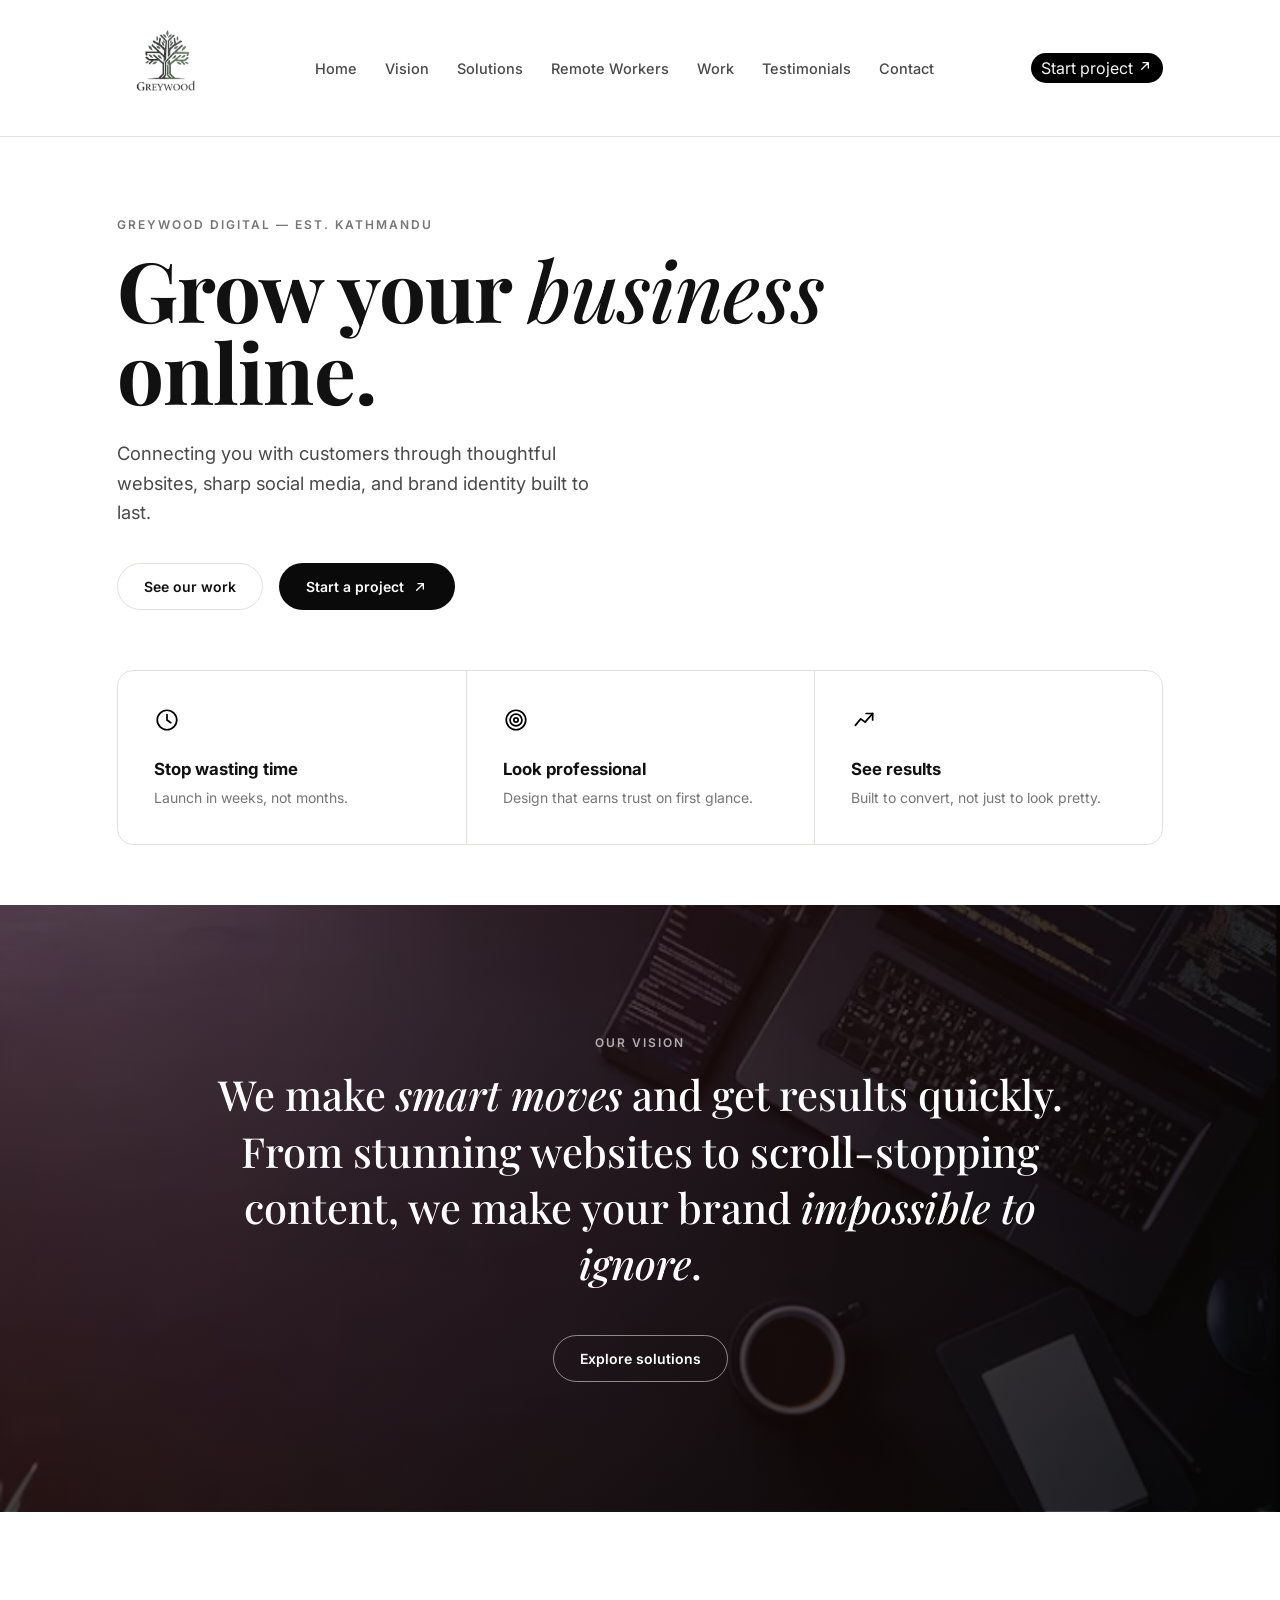
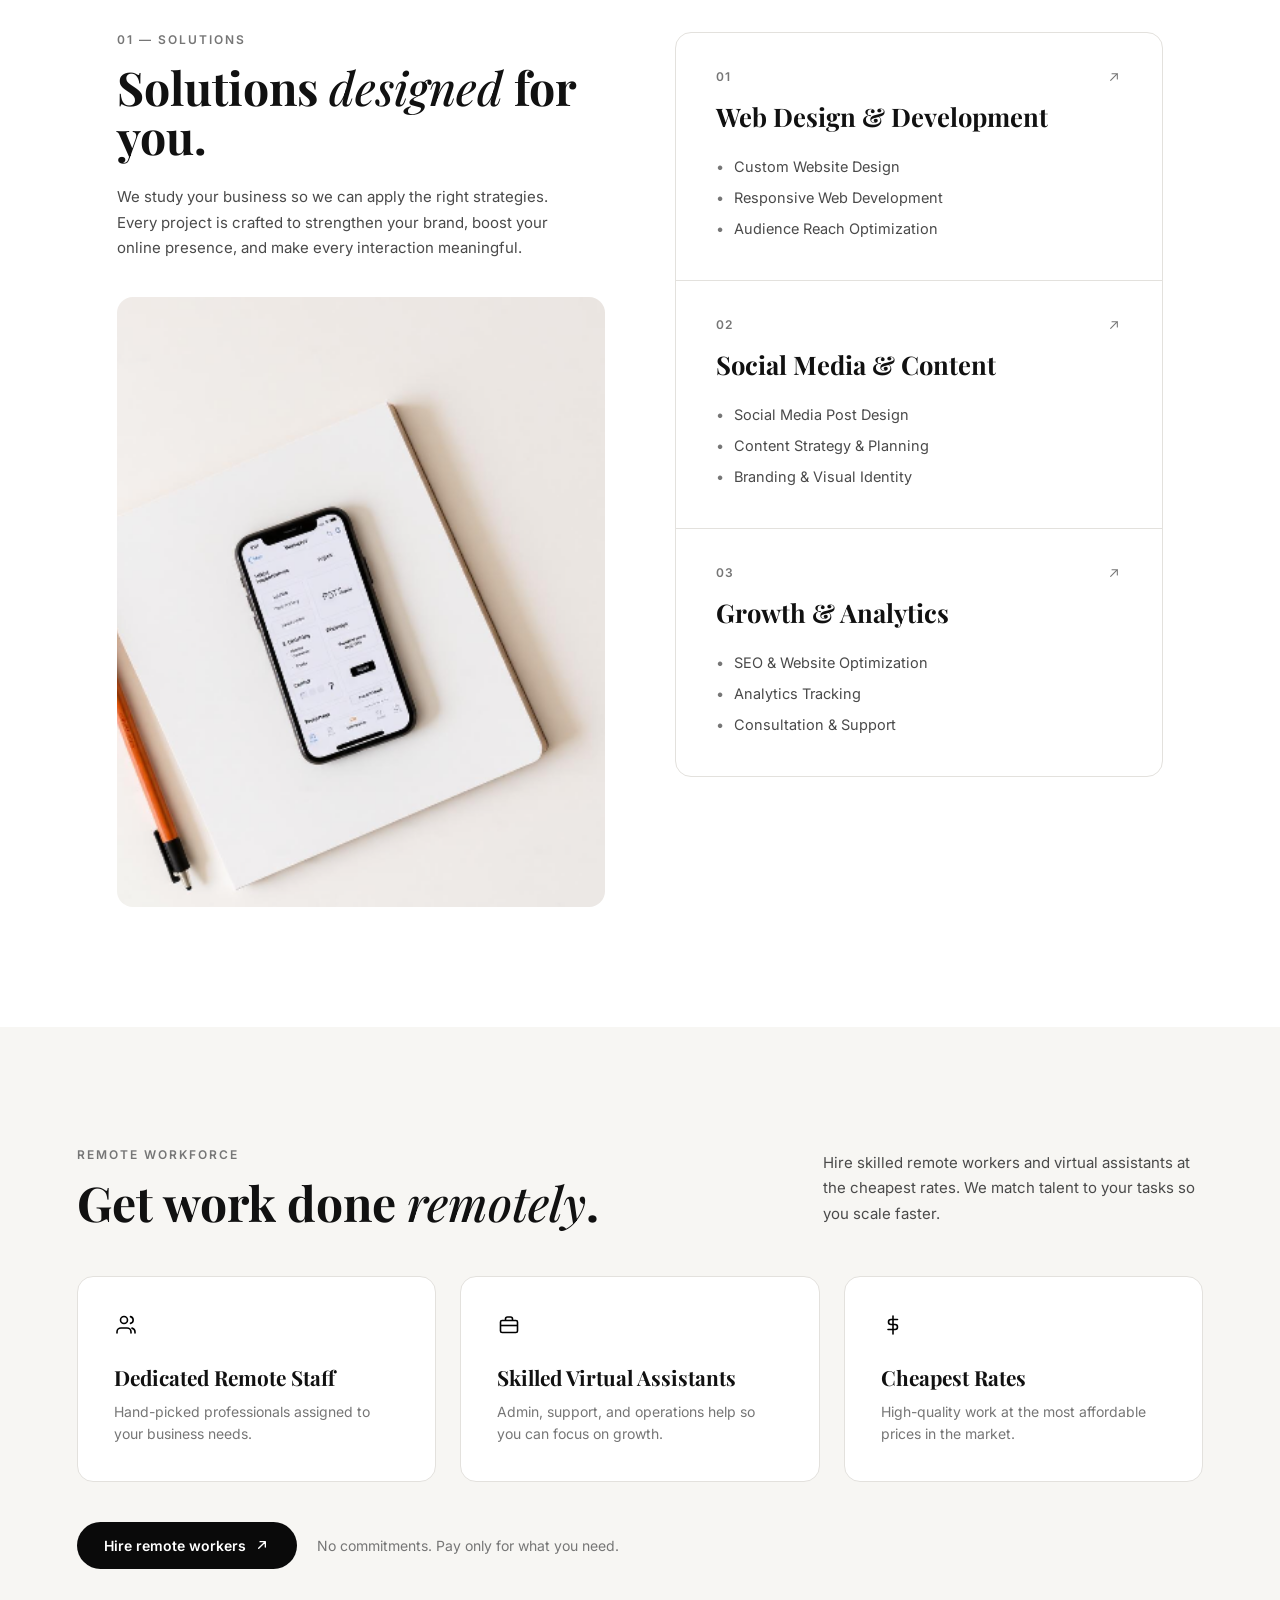
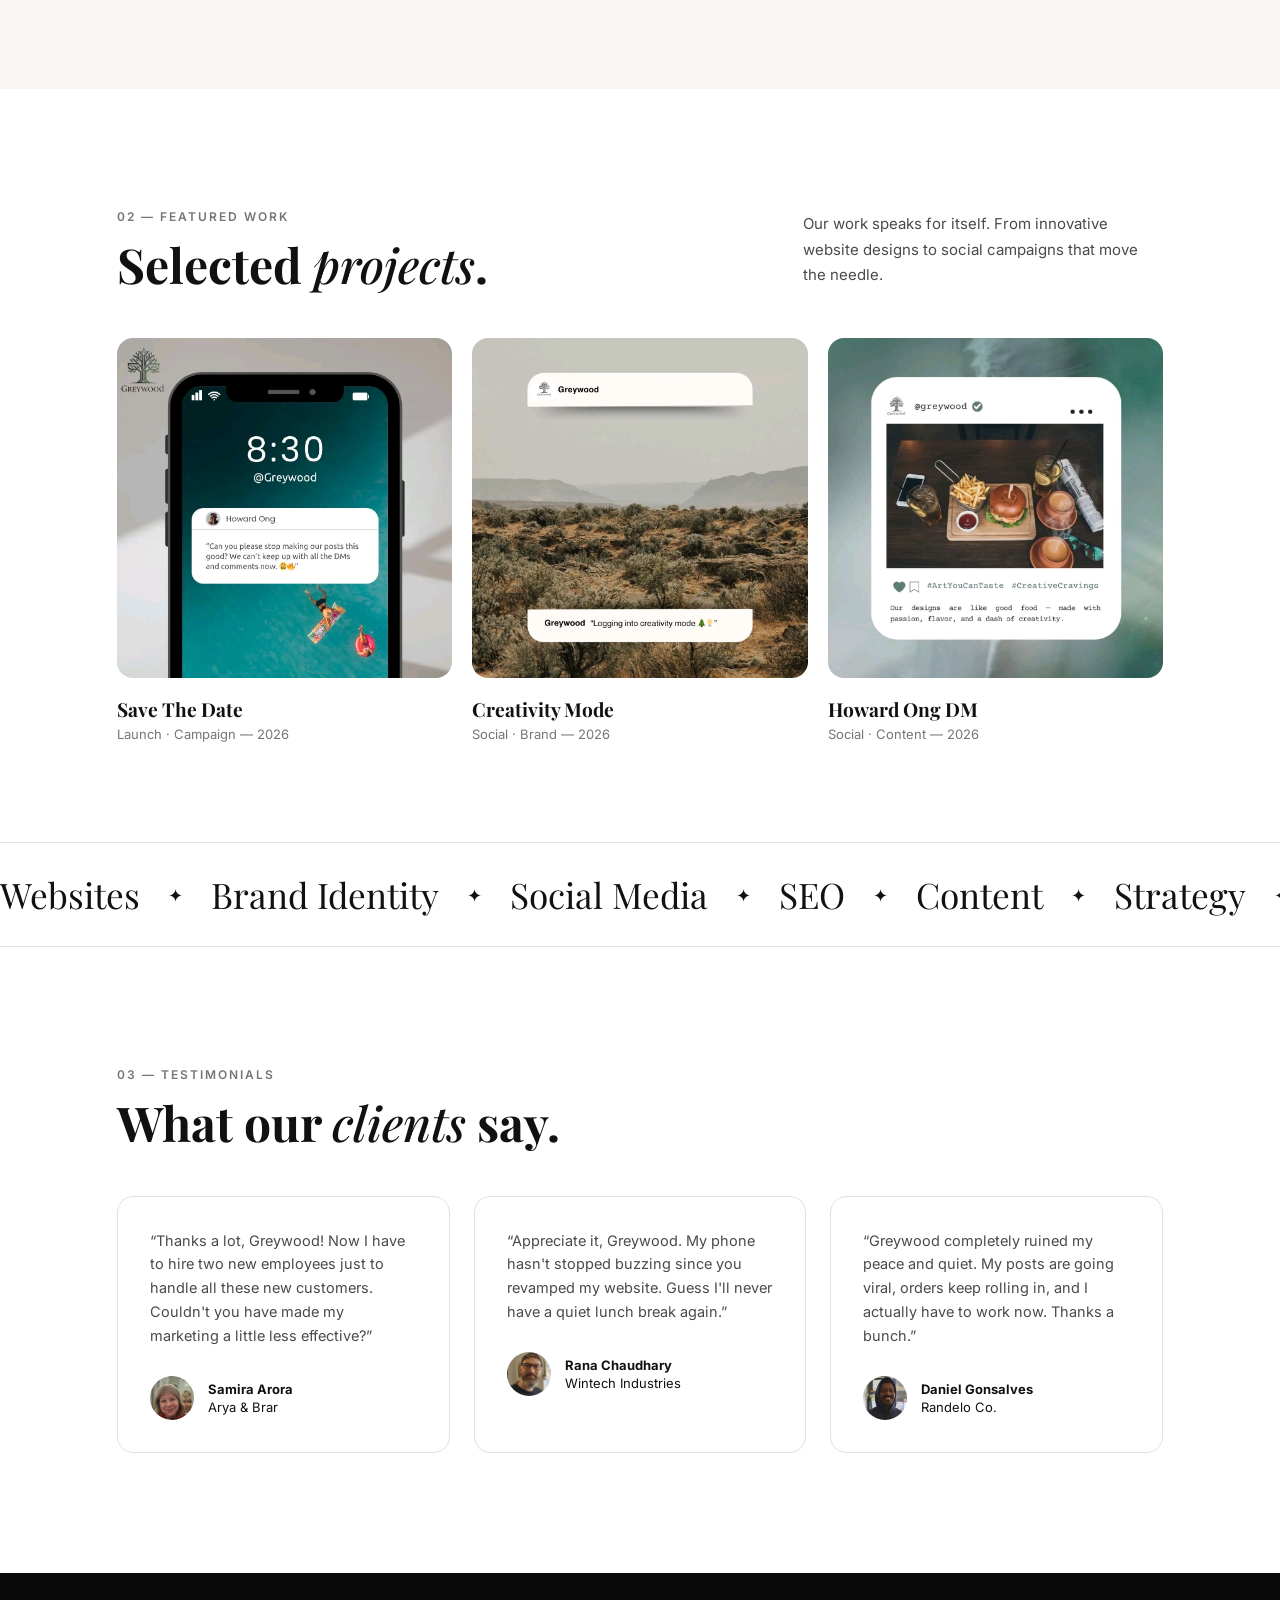
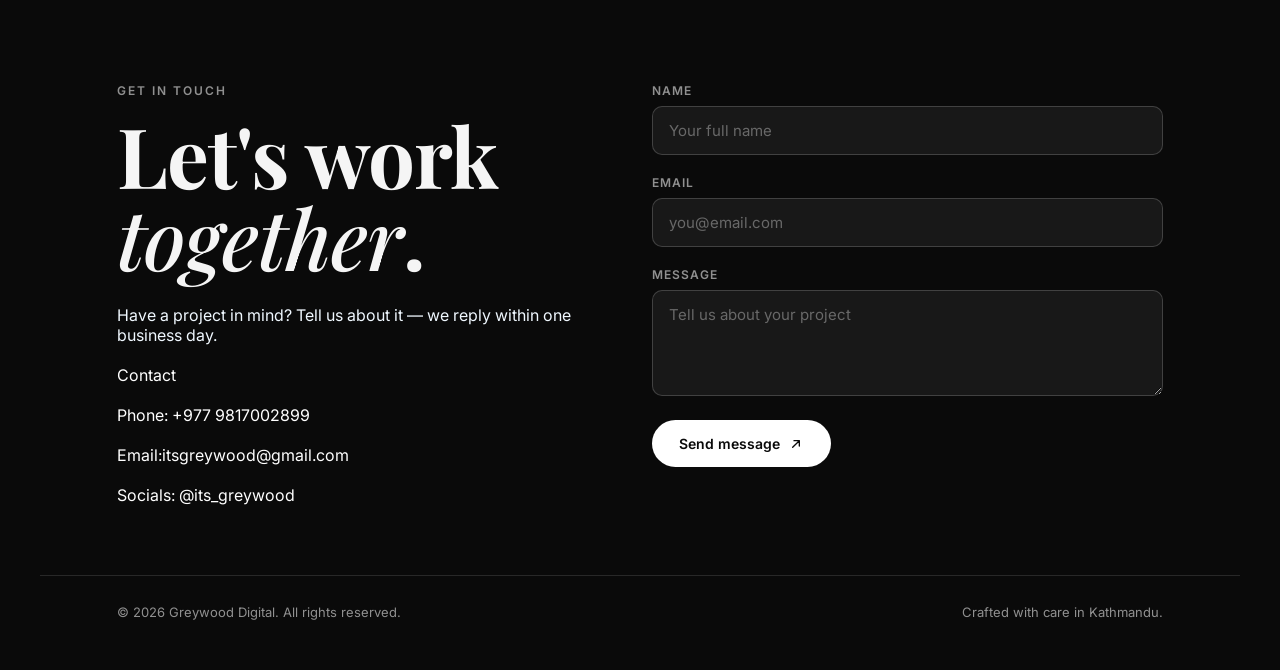
<file: index.html>
<!DOCTYPE html>
<html lang="en">
<head>
    <meta charset="UTF-8">
    <meta name="viewport" content="width=device-width, initial-scale=1.0">
    <title>Grow Your Business Online | Greywood</title>
    <meta name="description" content="Greywood is a digital studio crafting websites, social media, and brand identity that helps your business get noticed and grow.">
    <link rel="preconnect" href="https://fonts.googleapis.com">
    <link rel="preconnect" href="https://fonts.gstatic.com" crossorigin>
    <link href="https://fonts.googleapis.com/css2?family=Inter:wght@400;500;600;800&family=Playfair+Display:ital,wght@0,500;0,700;0,800;1,500;1,600&display=swap" rel="stylesheet">
    <link rel="stylesheet" href="index.css">
</head>
<body>

    <header class="site-header">
        <nav class="main-nav">
            <a href="#home" class="logo-area">
                <img src="images/logomain.jpeg" alt="Greywood logo">
                
            </a>

            <button class="nav-toggle" id="nav-toggle" aria-label="Toggle menu" aria-expanded="false">
                <span></span>
                <span></span>
                <span></span>
            </button>

            <div class="nav-links" id="nav-links">
                <a href="#home">Home</a>
                <a href="#vision">Vision</a>
                <a href="#solutions">Solutions</a>
                <a href="#remote">Remote Workers</a>
                <a href="#work">Work</a>
                <a href="#testimony">Testimonials</a>
                <a href="#last">Contact</a>
            </div>

            <a href="#last" class="btn0">
                Start project
                <svg class="icon-arrow" viewBox="0 0 24 24" fill="none"><path d="M7 17L17 7M17 7H9M17 7V15" stroke="currentColor" stroke-width="2" stroke-linecap="round" stroke-linejoin="round"/></svg>
            </a>
        </nav>
    </header>

    <main>

        <!-- Hero -->
        <section id="home" class="hero-page">
            <div class="hero-inner">
                <p class="eyebrow">Greywood Digital — Est. Kathmandu</p>
                <h1>Grow your <em>business</em><br>online.</h1>
                <p class="hero-sub">Connecting you with customers through thoughtful websites, sharp social media, and brand identity built to last.</p>

                <div class="hero-actions">
                    <a href="#work" class="btn btn-outline">See our work</a>
                    <a href="#contact" class="btn btn-dark">
                        Start a project
                        <svg class="icon-arrow" viewBox="0 0 24 24" fill="none"><path d="M7 17L17 7M17 7H9M17 7V15" stroke="currentColor" stroke-width="2" stroke-linecap="round" stroke-linejoin="round"/></svg>
                    </a>
                </div>
            </div>

            <div class="feature-container">
                <div class="feature-box">
                    <svg class="feature-icon" viewBox="0 0 24 24" fill="none"><circle cx="12" cy="12" r="9" stroke="black" stroke-width="1.6"/><path d="M12 7V12L15.5 14.5" stroke="black" stroke-width="1.6" stroke-linecap="round"/></svg>
                    <h3>Stop wasting time</h3>
                    <p>Launch in weeks, not months.</p>
                </div>
                <div class="feature-box">
                    <svg class="feature-icon" viewBox="0 0 24 24" fill="none"><circle cx="12" cy="12" r="9" stroke="black" stroke-width="1.6"/><circle cx="12" cy="12" r="5.5" stroke="black" stroke-width="1.6"/><circle cx="12" cy="12" r="2" stroke="black" stroke-width="1.6"/></svg>
                    <h3>Look professional</h3>
                    <p>Design that earns trust on first glance.</p>
                </div>
                <div class="feature-box">
                    <svg class="feature-icon" viewBox="0 0 24 24" fill="none"><path d="M4 17L9 11L13 14L20 6" stroke="black" stroke-width="1.6" stroke-linecap="round" stroke-linejoin="round"/><path d="M14 6H20V12" stroke="black" stroke-width="1.6" stroke-linecap="round" stroke-linejoin="round"/></svg>
                    <h3>See results</h3>
                    <p>Built to convert, not just to look pretty.</p>
                </div>
            </div>
        </section>

        <!-- Vision -->
        <section id="vision" class="vision-section">
            <div class="vision-overlay"></div>
            <div class="vision-content">
                <p class="eyebrow eyebrow-light">Our vision</p>
                <h2>We make <em>smart moves</em> and get results quickly. From stunning websites to scroll-stopping content, we make your brand <em>impossible to ignore</em>.</h2>
                <a href="#solutions" class="btn btn-outline-light">Explore solutions</a>
            </div>
        </section>

        <!-- Solutions -->
        <section id="solutions" class="solutions-section">
            <div class="sol-top">
                <div class="sol-text">
                    <p class="eyebrow">01 — Solutions</p>
                    <h2>Solutions <em>designed</em> for you.</h2>
                    <p class="desc">We study your business so we can apply the right strategies. Every project is crafted to strengthen your brand, boost your online presence, and make every interaction meaningful.</p>
                    <div class="sol-img">
                        <img src="images/soln1.png" alt="Workspace with phone and notebook">
                    </div>
                </div>

                <div class="sol-list">
                    <div class="sol-item">
                        <div class="sol-item-head">
                            <span class="sol-num">01</span>
                            <svg class="icon-arrow-up" viewBox="0 0 24 24" fill="none"><path d="M7 17L17 7M17 7H9M17 7V15" stroke="currentColor" stroke-width="1.6" stroke-linecap="round" stroke-linejoin="round"/></svg>
                        </div>
                        <h3>Web Design &amp; Development</h3>
                        <ul>
                            <li>Custom Website Design</li>
                            <li>Responsive Web Development</li>
                            <li>Audience Reach Optimization</li>
                        </ul>
                    </div>

                    <div class="sol-item">
                        <div class="sol-item-head">
                            <span class="sol-num">02</span>
                            <svg class="icon-arrow-up" viewBox="0 0 24 24" fill="none"><path d="M7 17L17 7M17 7H9M17 7V15" stroke="currentColor" stroke-width="1.6" stroke-linecap="round" stroke-linejoin="round"/></svg>
                        </div>
                        <h3>Social Media &amp; Content</h3>
                        <ul>
                            <li>Social Media Post Design</li>
                            <li>Content Strategy &amp; Planning</li>
                            <li>Branding &amp; Visual Identity</li>
                        </ul>
                    </div>

                    <div class="sol-item">
                        <div class="sol-item-head">
                            <span class="sol-num">03</span>
                            <svg class="icon-arrow-up" viewBox="0 0 24 24" fill="none"><path d="M7 17L17 7M17 7H9M17 7V15" stroke="currentColor" stroke-width="1.6" stroke-linecap="round" stroke-linejoin="round"/></svg>
                        </div>
                        <h3>Growth &amp; Analytics</h3>
                        <ul>
                            <li>SEO &amp; Website Optimization</li>
                            <li>Analytics Tracking</li>
                            <li>Consultation &amp; Support</li>
                        </ul>
                    </div>
                </div>
            </div>
        </section>

        <!-- Remote Workers -->
        <section id="remote" class="remote-section">
            <div class="remote-top">
                <div>
                    <p class="eyebrow">Remote Workforce</p>
                    <h2>Get work done <em>remotely</em>.</h2>
                </div>
                <p class="remote-sub">Hire skilled remote workers and virtual assistants at the cheapest rates. We match talent to your tasks so you scale faster.</p>
            </div>

            <div class="remote-grid">
                <div class="remote-card">
                    <svg class="feature-icon" viewBox="0 0 24 24" fill="none"><path d="M17 20v-1a4 4 0 0 0-4-4H7a4 4 0 0 0-4 4v1" stroke="black" stroke-width="1.6" stroke-linecap="round" stroke-linejoin="round"/><circle cx="10" cy="7" r="3.5" stroke="black" stroke-width="1.6"/><path d="M21 20v-1a4 4 0 0 0-3-3.87" stroke="black" stroke-width="1.6" stroke-linecap="round"/><path d="M16.5 3.6a3.5 3.5 0 0 1 0 6.8" stroke="black" stroke-width="1.6" stroke-linecap="round"/></svg>
                    <h3>Dedicated Remote Staff</h3>
                    <p>Hand-picked professionals assigned to your business needs.</p>
                </div>
                <div class="remote-card">
                    <svg class="feature-icon" viewBox="0 0 24 24" fill="none"><rect x="3.5" y="7.5" width="17" height="12" rx="1.6" stroke="black" stroke-width="1.6"/><path d="M8.5 7.5V6a2 2 0 0 1 2-2h3a2 2 0 0 1 2 2v1.5" stroke="black" stroke-width="1.6"/><path d="M3.5 12.5H20.5" stroke="black" stroke-width="1.6"/></svg>
                    <h3>Skilled Virtual Assistants</h3>
                    <p>Admin, support, and operations help so you can focus on growth.</p>
                </div>
                <div class="remote-card">
                    <svg class="feature-icon" viewBox="0 0 24 24" fill="none"><path d="M12 3V21" stroke="black" stroke-width="1.6" stroke-linecap="round"/><path d="M16.5 6.5H10a2.5 2.5 0 0 0 0 5H14a2.5 2.5 0 0 1 0 5H7" stroke="black" stroke-width="1.6" stroke-linecap="round" stroke-linejoin="round"/></svg>
                    <h3>Cheapest Rates</h3>
                    <p>High-quality work at the most affordable prices in the market.</p>
                </div>
            </div>

            <div class="remote-cta">
                <a href="#last" class="btn btn-dark">
                    Hire remote workers
                    <svg class="icon-arrow" viewBox="0 0 24 24" fill="none"><path d="M7 17L17 7M17 7H9M17 7V15" stroke="currentColor" stroke-width="2" stroke-linecap="round" stroke-linejoin="round"/></svg>
                </a>
                <span>No commitments. Pay only for what you need.</span>
            </div>
        </section>

        <!-- Featured Work -->
        <section id="work" class="featured-work">
            <div class="work-top">
                <div>
                    <p class="eyebrow">02 — Featured Work</p>
                    <h2>Selected <em>projects</em>.</h2>
                </div>
                <p class="work-sub">Our work speaks for itself. From innovative website designs to social campaigns that move the needle.</p>
            </div>

            <div class="work-grid">
                <figure class="work-card">
                    <img src="images/feature1.jpeg" alt="Save The Date campaign artwork">
                    <figcaption>
                        <h3>Save The Date</h3>
                        <p>Launch · Campaign — 2026</p>
                    </figcaption>
                </figure>
                <figure class="work-card">
                    <img src="images/feature2.jpeg" alt="Creativity Mode social post">
                    <figcaption>
                        <h3>Creativity Mode</h3>
                        <p>Social · Brand — 2026</p>
                    </figcaption>
                </figure>
                <figure class="work-card">
                    <img src="images/feature3.jpeg" alt="Howard Ong DM mockup">
                    <figcaption>
                        <h3>Howard Ong DM</h3>
                        <p>Social · Content — 2026</p>
                    </figcaption>
                </figure>
            </div>
        </section>

        <!-- Marquee strip -->
        <div class="marquee">
            <div class="marquee-track">
                <span>Websites</span><span class="diamond">✦</span>
                <span>Brand Identity</span><span class="diamond">✦</span>
                <span>Social Media</span><span class="diamond">✦</span>
                <span>SEO</span><span class="diamond">✦</span>
                <span>Content</span><span class="diamond">✦</span>
                <span>Strategy</span><span class="diamond">✦</span>
                <span>Websites</span><span class="diamond">✦</span>
                <span>Brand Identity</span><span class="diamond">✦</span>
                <span>Social Media</span><span class="diamond">✦</span>
                <span>SEO</span><span class="diamond">✦</span>
                <span>Content</span><span class="diamond">✦</span>
                <span>Strategy</span><span class="diamond">✦</span>
            </div>
        </div>

        <!-- Testimonials -->
        <section id="testimony" class="testimonials">
            <p class="eyebrow">03 — Testimonials</p>
            <h2>What our <em>clients</em> say.</h2>

            <div class="testimonial-grid">
                <div class="test-card">
                    <p>&ldquo;Thanks a lot, Greywood! Now I have to hire two new employees just to handle all these new customers. Couldn't you have made my marketing a little less effective?&rdquo;</p>
                    <div class="client">
                        <img src="images/female.png" alt="">
                        <span><strong>Samira Arora</strong><br>Arya &amp; Brar</span>
                    </div>
                </div>
                <div class="test-card">
                    <p>&ldquo;Appreciate it, Greywood. My phone hasn't stopped buzzing since you revamped my website. Guess I'll never have a quiet lunch break again.&rdquo;</p>
                    <div class="client">
                        <img src="images/male1.png" alt="">
                        <span><strong>Rana Chaudhary</strong><br>Wintech Industries</span>
                    </div>
                </div>
                <div class="test-card">
                    <p>&ldquo;Greywood completely ruined my peace and quiet. My posts are going viral, orders keep rolling in, and I actually have to work now. Thanks a bunch.&rdquo;</p>
                    <div class="client">
                        <img src="images/male2.png" alt="">
                        <span><strong>Daniel Gonsalves</strong><br>Randelo Co.</span>
                    </div>
                </div>
            </div>
        </section>

      

    <footer id="last" class="site-footer">
        <div class="footer-form-wrap" id="footer-form">
            <div class="footer-form-text">
                <p class="eyebrow">Get in touch</p>
                <h1 style="color: whitesmoke;">Let's work <em>together</em>.</h1>
                <p style="color: aliceblue;">Have a project in mind? Tell us about it — we reply within one business day.</p>
               <br>

                <div>
                    <p class="contact-div">Contact</p> <br>
                    <p>
                       Phone: <a href="tel:+9779817002899" style="text-decoration: none;">+977 9817002899</a><br> <br>
                        Email:<a href="mailto:itsgreywood@gmail.com" style="text-decoration: none;">itsgreywood@gmail.com</a><br> <br>
                       Socials: <a href="https://instagram.com/its_greywood"  style="text-decoration: none;">@its_greywood</a>
                    </p>
                </div>
            </div>

            <form id="contact-form" class="contact-form" novalidate>
                <div class="form-row">
                    <label for="cf-name">Name</label>
                    <input type="text" id="cf-name" name="name" placeholder="Your full name" required>
                </div>
                <div class="form-row">
                    <label for="cf-email">Email</label>
                    <input type="email" id="cf-email" name="email" placeholder="you@email.com" required>
                </div>
                <div class="form-row">
                    <label for="cf-message">Message</label>
                    <textarea id="cf-message" name="message" rows="4" placeholder="Tell us about your project" required></textarea>
                </div>

                <button type="submit" class="btn btn-dark form-submit">
                    <span class="btn-label">Send message</span>
                    <svg class="icon-arrow" viewBox="0 0 24 24" fill="none"><path d="M7 17L17 7M17 7H9M17 7V15" stroke="currentColor" stroke-width="2" stroke-linecap="round" stroke-linejoin="round"/></svg>
                </button>

                <p class="form-status" id="form-status" role="status" aria-live="polite"></p>
            </form>
        </div>

        <div class="footer-bottom">
            <p>&copy; 2026 Greywood Digital. All rights reserved.</p>
            <p>Crafted with care in Kathmandu.</p>
        </div>
    </footer>

    <script>
        const SHEET_ENDPOINT = "https://script.google.com/macros/s/AKfycbw_6hyQ0wFDA-XqIcUAt8qLm1revnFCl-D6GJLFXnECMI5q4UCFyTrwHzaujKWPWGPMYQ/exec";

        const form = document.getElementById('contact-form');
        const status = document.getElementById('form-status');

        form.addEventListener('submit', async (e) => {
            e.preventDefault();
            status.textContent = '';
            status.className = 'form-status';

            const submitBtn = form.querySelector('.form-submit');
            const label = submitBtn.querySelector('.btn-label');
            const originalLabel = label.textContent;

            const data = {
                name: form.name.value.trim(),
                email: form.email.value.trim(),
                message: form.message.value.trim()
            };

            if (!data.name || !data.email || !data.message) {
                status.textContent = 'Please fill in every field.';
                status.classList.add('form-status-error');
                return;
            }

            submitBtn.disabled = true;
            label.textContent = 'Sending…';

            try {
                await fetch(SHEET_ENDPOINT, {
                    method: 'POST',
                    mode: 'no-cors',
                    headers: { 'Content-Type': 'text/plain;charset=utf-8' },
                    body: JSON.stringify(data)
                });

                status.textContent = "Thanks — we've got your message and will reply soon.";
                status.classList.add('form-status-success');
                form.reset();
            } catch (err) {
                status.textContent = 'Something went wrong. Please email us directly at itsgreywood@gmail.com.';
                status.classList.add('form-status-error');
            } finally {
                submitBtn.disabled = false;
                label.textContent = originalLabel;
            }
        });

        const navToggle = document.getElementById('nav-toggle');
        const navLinks = document.getElementById('nav-links');

        navToggle.addEventListener('click', () => {
            const isOpen = navLinks.classList.toggle('nav-links-open');
            navToggle.classList.toggle('nav-toggle-open', isOpen);
            navToggle.setAttribute('aria-expanded', isOpen ? 'true' : 'false');
        });

        navLinks.querySelectorAll('a').forEach(link => {
            link.addEventListener('click', () => {
                navLinks.classList.remove('nav-links-open');
                navToggle.classList.remove('nav-toggle-open');
                navToggle.setAttribute('aria-expanded', 'false');
            });
        });
    </script>

</body>
</html>
</file>
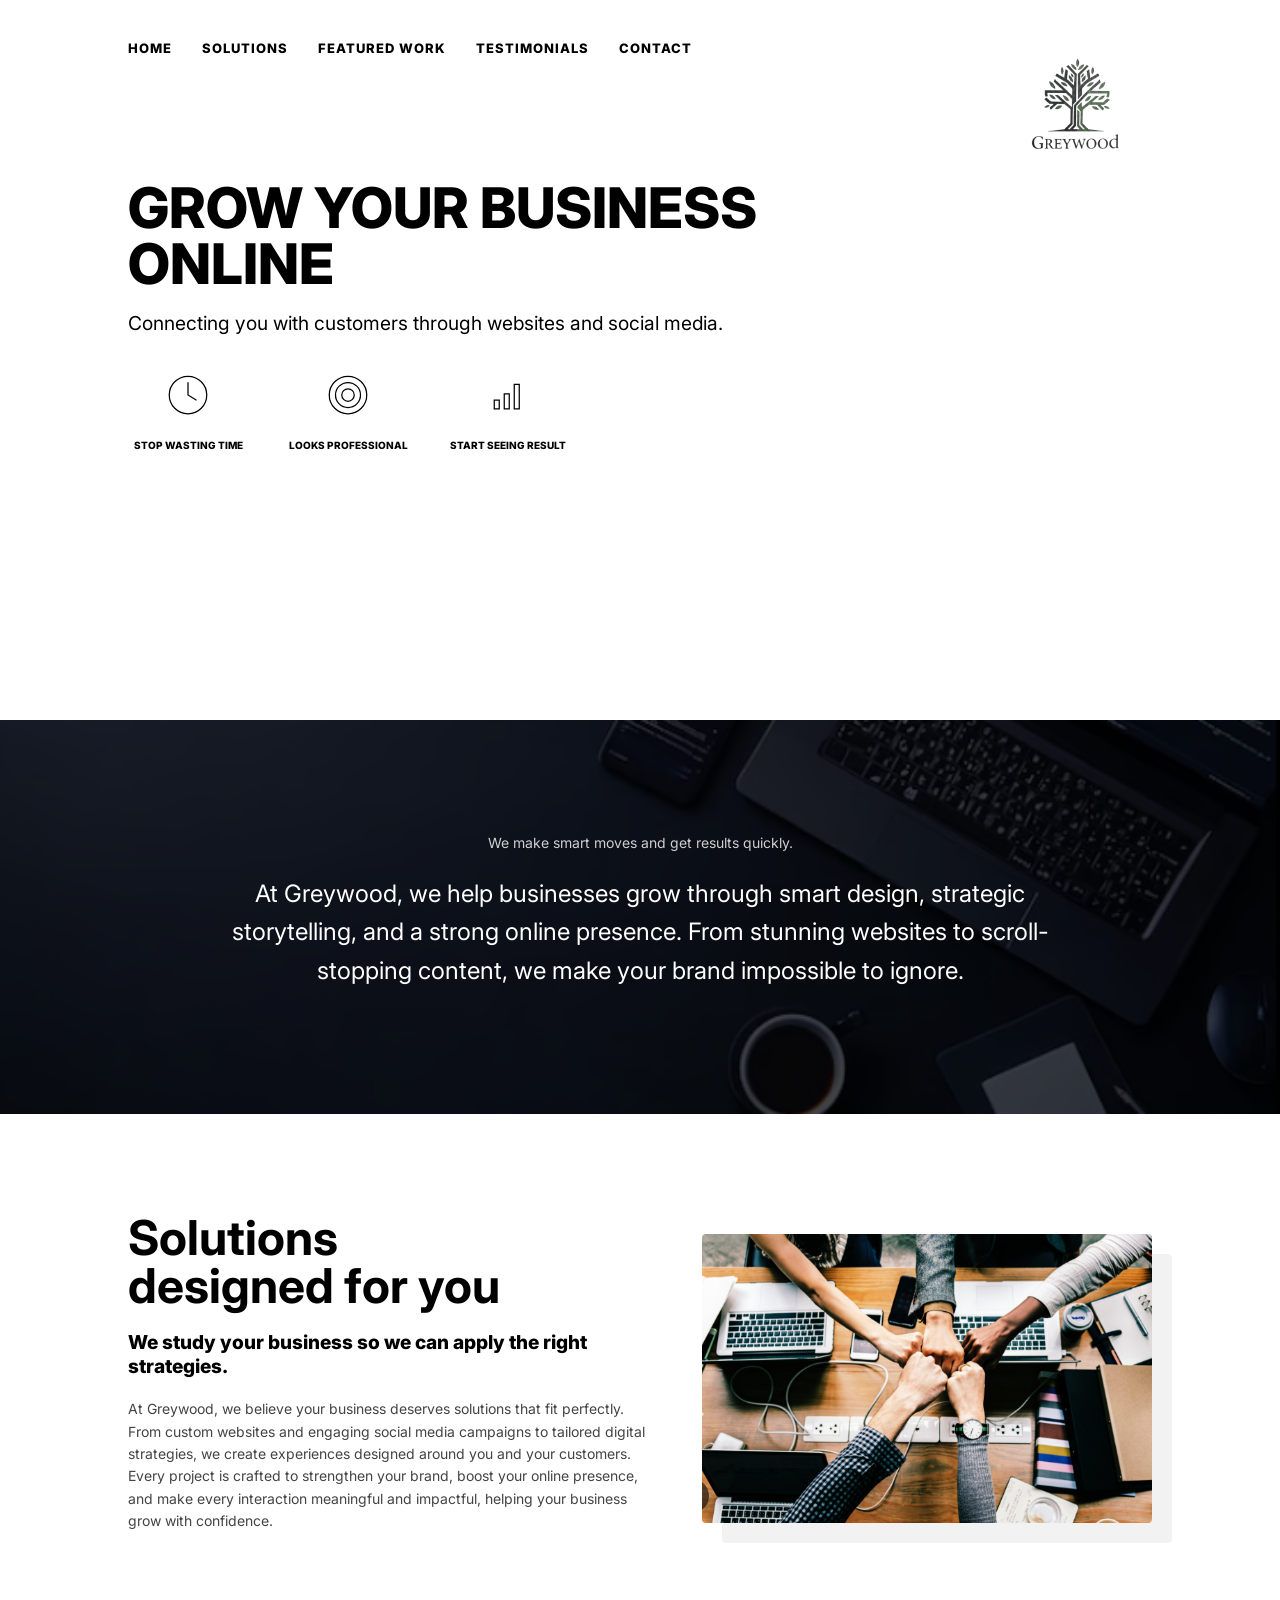
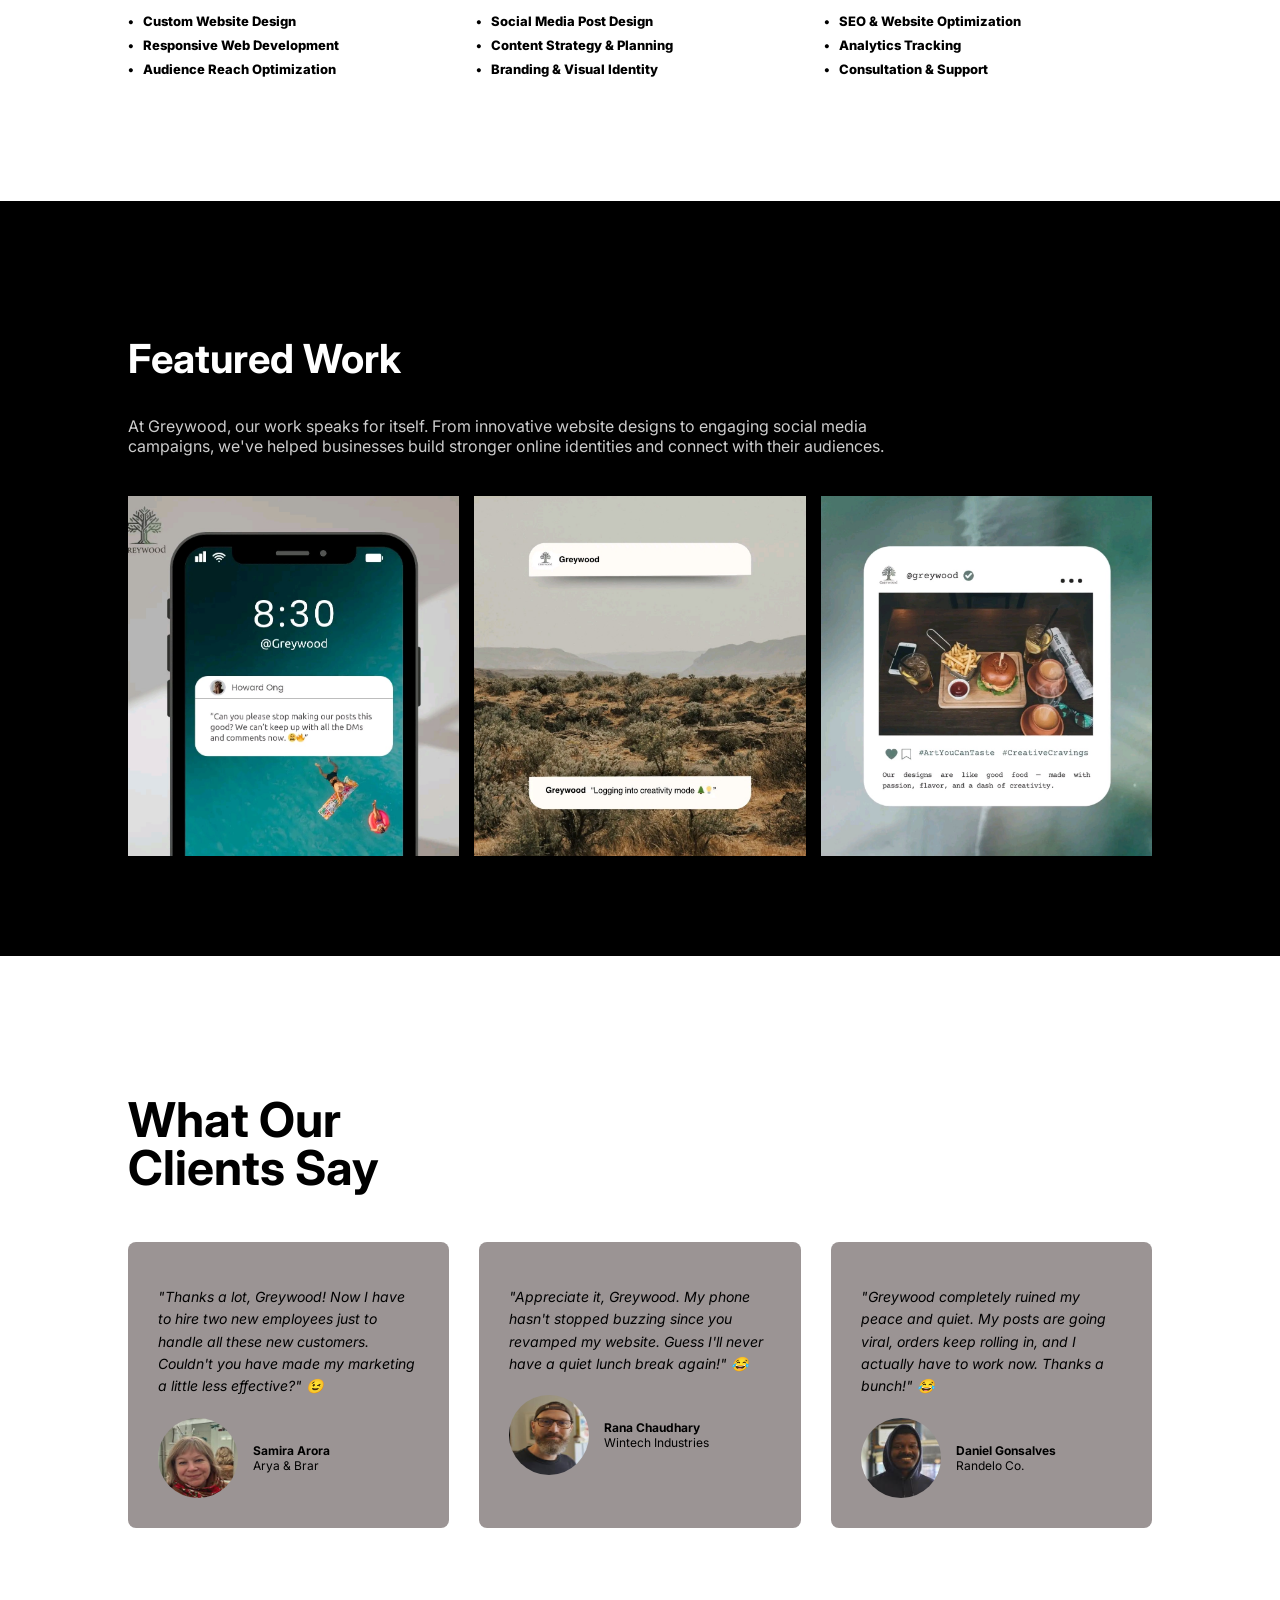
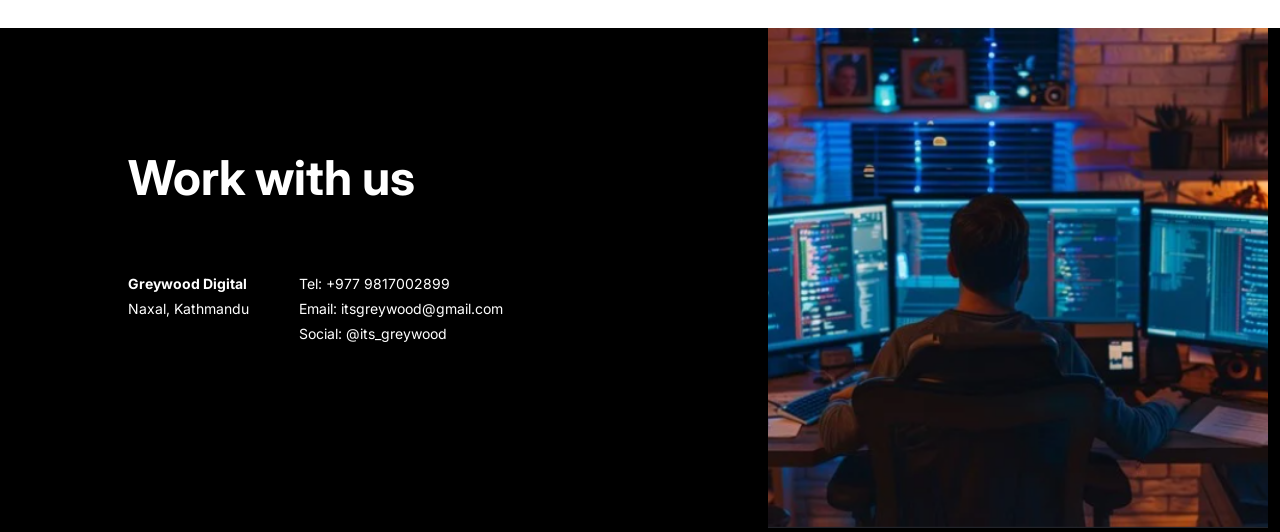
<file: index1.html>
<!DOCTYPE html>
<html lang="en">
<head>
    <meta charset="UTF-8">
    <meta name="viewport" content="width=device-width, initial-scale=1.0">
    <title>Grow Your Business Online | Greywood</title>
    <link href="https://fonts.googleapis.com/css2?family=Inter:wght@400;600;800&display=swap" rel="stylesheet">
    <link rel="stylesheet" href="index1.css">
</head>
<body>


    <nav class="main-nav">
    <div class="nav-links">
        <a href="#logo">Home</a>
        <a href="#solution">Solutions</a>
        <a href="#feature">Featured Work</a>
        <a href="#testimony">Testimonials</a>
        <a href="#contact">Contact</a>
    </div>
</nav>

    <section class="hero-page">
        <div id="logo" class="logo-area">
            <img src="images/bgimg1.png" alt="Greywood Logo">
            <!-- <span class="logo-text">GREYWOOD</span> -->
        </div>
        
        <div class="content-wrapper">
            <div class="text-block">
                <h1>GROW YOUR BUSINESS ONLINE</h1>
                <p>Connecting you with customers through websites and social media.</p>
            </div>

            <div class="feature-container">
                <div class="feature-box">
                    <svg class="feature-icon" viewBox="0 0 64 64" fill="none"><circle cx="32" cy="32" r="30" stroke="black" stroke-width="2"/><path d="M32 12V32L45 40" stroke="black" stroke-width="2" stroke-linecap="round"/></svg>
                    <p>STOP WASTING TIME</p>
                </div>
                <div class="feature-box">
                    <svg class="feature-icon" viewBox="0 0 64 64" fill="none"><circle cx="32" cy="32" r="30" stroke="black" stroke-width="2"/><circle cx="32" cy="32" r="20" stroke="black" stroke-width="2"/><circle cx="32" cy="32" r="10" stroke="black" stroke-width="2"/></svg>
                    <p>LOOKS PROFESSIONAL</p>
                </div>
                <div class="feature-box">
                    <svg class="feature-icon" viewBox="0 0 64 64" fill="none"><path d="M10 54V40H18V54H10Z" stroke="black" stroke-width="2"/><path d="M26 54V30H34V54H26Z" stroke="black" stroke-width="2"/><path d="M42 54V15H50V54H42Z" stroke="black" stroke-width="2"/></svg>
                    <p>START SEEING RESULT</p>
                </div>
            </div>
        </div>
    </section>

    <section class="aboutus">
        <div class="con1">
            <p class="small-text">We make smart moves and get results quickly.</p>
            <h3>At Greywood, we help businesses grow through smart design, strategic storytelling, and a strong online presence. From stunning websites to scroll-stopping content, we make your brand impossible to ignore.</h3>
        </div>
    </section>

    <section class="solutions-section">
        <div class="sol-top">
            <div class="sol-text">
                <h2 id="solution">Solutions <br> designed for you</h2>
                <p class="sub-h">We study your business so we can apply the right strategies.</p>
                <p class="desc">At Greywood, we believe your business deserves solutions that fit perfectly. From custom websites and engaging social media campaigns to tailored digital strategies, we create experiences designed around you and your customers. Every project is crafted to strengthen your brand, boost your online presence, and make every interaction meaningful and impactful, helping your business grow with confidence.</p>
            </div>
            <div class="sol-img">
                <img src="images/designedsoln.png" alt="Solutions">
            </div>
        </div>
        <div class="sol-list-grid">
            <ul>
                <li>Custom Website Design</li>
                <li>Responsive Web Development</li>
                <li>Audience Reach Optimization</li>
            </ul>
            <ul>
                <li>Social Media Post Design</li>
                <li>Content Strategy & Planning</li>
                <li>Branding & Visual Identity</li>
            </ul>
            <ul>
                <li>SEO & Website Optimization</li>
                <li>Analytics Tracking</li>
                <li>Consultation & Support</li>
            </ul>
        </div>
    </section>

    <section class="featured-work">
        <h2 id="feature">Featured Work</h2>
        <p>At Greywood, our work speaks for itself. From innovative website designs to engaging social media campaigns, we've helped businesses build stronger online identities and connect with their audiences.</p>
        <div class="work-grid">
            <img src="images/feature1.jpeg" alt="Work 1">
            <img src="images/feature2.jpeg" alt="Work 2">
            <img src="images/feature3.jpeg" alt="Work 3">
        </div>
    </section>

    <section class="testimonials">
        <h2 id="testimony">What Our <br> Clients Say</h2>
        <div class="testimonial-grid">
            <div class="test-card">
                <p>"Thanks a lot, Greywood! Now I have to hire two new employees just to handle all these new customers. Couldn't you have made my marketing a little less effective?" &#128521;</p>
                <div class="client">
                    <img src="images/female.png" alt="">
                    <span><strong>Samira Arora</strong><br>Arya & Brar</span>
                </div>
            </div>
            <div class="test-card">
                <p>"Appreciate it, Greywood. My phone hasn't stopped buzzing since you revamped my website. Guess I'll never have a quiet lunch break again!" &#128514;</p>
                <div class="client">
                    <img src="images/male1.png" alt="">
                    <span><strong>Rana Chaudhary</strong><br>Wintech Industries</span>
                </div>
            </div>
            <div class="test-card">
                <p>"Greywood completely ruined my peace and quiet. My posts are going viral, orders keep rolling in, and I actually have to work now. Thanks a bunch!" &#128514;</p>
                <div class="client">
                    <img src="images/male2.png" alt="">
                    <span><strong>Daniel Gonsalves</strong><br>Randelo Co.</span>
                </div>
            </div>
        </div>
    </section>

    <section class="contact-section">
        <div class="contact-content">
            <h2 id="contact">Work with us</h2>
            <div class="contact-info">
                <p><strong>Greywood Digital</strong><br>Naxal, Kathmandu</p>
                <p>Tel: +977 9817002899<br>Email: itsgreywood@gmail.com<br>Social: @its_greywood</p>
            </div>
        </div>
        <div class="contact-img">
            <img src="images/footerimg.png" alt="Office">
        </div>
    </section>

</body>
</html>
</file>
<file: index.css>
/* =========================================
   Greywood — base & tokens
   ========================================= */
*, *::before, *::after {
    box-sizing: border-box;
}

:root {
    --ink: #111111;
    --ink-soft: #4a4a4a;
    --muted: #767676;
    --line: #e3e1dd;
    --paper: #ffffff;
    --paper-warm: #f7f6f3;
    --black: #0a0a0a;

    --font-display: 'Playfair Display', Georgia, serif;
    --font-body: 'Inter', sans-serif;

    --container: 1200px;
    --gutter: 6%;
    --radius: 16px;
}

html {
    scroll-behavior: smooth;
}

body {
    margin: 0;
    font-family: var(--font-body);
    background-color: var(--paper);
    color: var(--ink);
    -webkit-font-smoothing: antialiased;
}

h1, h2, h3 {
    font-family: var(--font-display);
    font-weight: 700;
    margin: 0;
    color: var(--ink);
}

h1 em, h2 em {
    font-style: italic;
    font-weight: 500;
}

p {
    margin: 0;
}

a {
    color: inherit;
}

ul {
    margin: 0;
    padding: 0;
}

img {
    display: block;
    max-width: 100%;
}

.eyebrow {
    font-family: var(--font-body);
    font-size: 12px;
    font-weight: 600;
    letter-spacing: 2px;
    text-transform: uppercase;
    color: var(--muted);
    margin: 0 0 16px;
}

.icon-arrow,
.icon-arrow-up {
    width: 16px;
    height: 16px;
    flex-shrink: 0;
}


/* =========================================
   Buttons
   ========================================= */
.btn {
    display: inline-flex;
    align-items: center;
    gap: 8px;
    font-family: var(--font-body);
    font-size: 14px;
    font-weight: 600;
    padding: 14px 26px;
    border-radius: 999px;
    text-decoration: none;
    border: 1.5px solid transparent;
    transition: opacity 0.25s ease, transform 0.25s ease, background-color 0.25s ease;
    white-space: nowrap;
}

.btn:hover {
    opacity: 0.85;
}

.btn-dark {
    background-color: var(--black);
    color: #fff;
}

.btn-outline {
    background-color: transparent;
    color: var(--ink);
    border-color: var(--line);
}

.btn-outline:hover {
    background-color: var(--paper-warm);
    opacity: 1;
}

.btn-outline-light {
    background-color: transparent;
    color: #fff;
    border-color: rgba(255,255,255,0.5);
}

.btn-outline-light:hover {
    background-color: rgba(255,255,255,0.1);
    opacity: 1;
}

/* =========================================
   Header / Nav
   ========================================= */
.site-header {
    position: sticky;
    top: 0;
    z-index: 100;
    background-color: var(--paper);
    border-bottom: 1px solid var(--line);
}

.main-nav {
    position: relative;
    max-width: var(--container);
    margin: 0 auto;
    display: flex;
    align-items: center;
    justify-content: space-between;
    gap: 24px;
    padding: 18px var(--gutter);
}

.logo-area {
    display: flex;
    align-items: center;
    gap: 10px;
    text-decoration: none;
    flex-shrink: 0;
}

.logo-area img {
    height: 100px;
    width: 100px;
}

.logo-text {
    font-family: var(--font-display);
    font-size: 1.4rem;
    font-weight: 700;
    color: var(--ink);
}

.btn0{
    text-decoration: none;
    background: #000;
    color: whitesmoke;
    border-radius: 20px;
    height:30px;
    width: auto;
    padding: 5px 10px;
}


.nav-links {
    display: flex;
    align-items: center;
    gap: 28px;
    flex-wrap: wrap;
}

.nav-links a {
    text-decoration: none;
    color: var(--ink-soft);
    font-size: 14.5px;
    font-weight: 500;
    transition: color 0.25s ease;
}

.nav-links a:hover {
    color: var(--ink);
}

.nav-cta {
    flex-shrink: 0;
}

.nav-toggle {
    display: none;
    flex-direction: column;
    justify-content: center;
    gap: 5px;
    width: 32px;
    height: 32px;
    background: none;
    border: none;
    cursor: pointer;
    padding: 0;
    flex-shrink: 0;
}

.nav-toggle span {
    display: block;
    width: 100%;
    height: 2px;
    background-color: var(--ink);
    transition: transform 0.25s ease, opacity 0.25s ease;
}

.nav-toggle-open span:nth-child(1) {
    transform: translateY(7px) rotate(45deg);
}

.nav-toggle-open span:nth-child(2) {
    opacity: 0;
}

.nav-toggle-open span:nth-child(3) {
    transform: translateY(-7px) rotate(-45deg);
}

/* =========================================
   Hero
   ========================================= */
.hero-page {
    max-width: var(--container);
    margin: 0 auto;
    padding: 80px var(--gutter) 60px;
}

.hero-inner {
    max-width: 780px;
    margin-bottom: 60px;
}

h1 {
    font-size: 5.2rem;
    line-height: 0.98;
    letter-spacing: -0.01em;
    margin-bottom: 28px;
}

.hero-sub {
    font-size: 1.15rem;
    color: var(--ink-soft);
    line-height: 1.6;
    max-width: 480px;
    margin-bottom: 36px;
}

.hero-actions {
    display: flex;
    gap: 16px;
    flex-wrap: wrap;
}

.feature-container {
    display: grid;
    grid-template-columns: repeat(3, 1fr);
    border: 1px solid var(--line);
    border-radius: var(--radius);
    overflow: hidden;
}

.feature-box {
    padding: 36px;
    border-left: 1px solid var(--line);
}

.feature-box:first-child {
    border-left: none;
}

.feature-icon {
    width: 26px;
    height: 26px;
    margin-bottom: 22px;
}

.feature-box h3 {
    font-family: var(--font-body);
    font-size: 1.05rem;
    font-weight: 700;
    margin-bottom: 8px;
}

.feature-box p {
    font-size: 14px;
    color: var(--muted);
    line-height: 1.5;
}

/* =========================================
   Vision (dark band)
   ========================================= */
.vision-section {
    position: relative;
    background: linear-gradient(120deg, rgba(70,20,10,0.55), rgba(5,5,5,0.85)), url('images/bgimg.png');
    background-size: cover;
    background-position: center;
    color: #fff;
    text-align: center;
    padding: 130px var(--gutter);
    overflow: hidden;
}

.vision-content {
    position: relative;
    z-index: 2;
    max-width: 880px;
    margin: 0 auto;
}

.eyebrow-light {
    color: rgba(255,255,255,0.65);
}

.vision-section h2 {
    color: #fff;
    font-size: 2.6rem;
    line-height: 1.35;
    font-weight: 500;
    margin-bottom: 44px;
}

/* =========================================
   Solutions
   ========================================= */
.solutions-section {
    max-width: var(--container);
    margin: 0 auto;
    padding: 120px var(--gutter);
}

.sol-top {
    display: grid;
    grid-template-columns: 1fr 1fr;
    gap: 70px;
    align-items: start;
}

.sol-text h2 {
    font-size: 2.9rem;
    line-height: 1.05;
    margin-bottom: 24px;
}

.desc {
    font-size: 15px;
    line-height: 1.7;
    color: var(--ink-soft);
    margin-bottom: 36px;
    max-width: 440px;
}

.sol-img img {
    width: 100%;
    aspect-ratio: 4 / 5;
    object-fit: cover;
    border-radius: var(--radius);
}

.sol-list {
    border: 1px solid var(--line);
    border-radius: var(--radius);
    overflow: hidden;
}

.sol-item {
    padding: 36px 40px;
    border-bottom: 1px solid var(--line);
}

.sol-item:last-child {
    border-bottom: none;
}

.sol-item-head {
    display: flex;
    align-items: center;
    justify-content: space-between;
    color: var(--muted);
    margin-bottom: 14px;
}

.sol-num {
    font-size: 12px;
    font-weight: 600;
    letter-spacing: 1px;
}

.sol-item h3 {
    font-size: 1.6rem;
    margin-bottom: 18px;
}

.sol-item ul {
    list-style: none;
}

.sol-item li {
    font-size: 14.5px;
    color: var(--ink-soft);
    padding: 7px 0 7px 18px;
    position: relative;
}

.sol-item li::before {
    content: "•";
    position: absolute;
    left: 0;
    color: var(--muted);
}

/* =========================================
   Remote Workers
   ========================================= */
.remote-section {
    background-color: var(--paper-warm);
    padding: 120px var(--gutter);
}

.remote-top {
    max-width: var(--container);
    margin: 0 auto 50px;
    display: flex;
    justify-content: space-between;
    align-items: flex-end;
    gap: 50px;
    flex-wrap: wrap;
}

.remote-top h2 {
    font-size: 3rem;
    line-height: 1;
}

.remote-sub {
    max-width: 380px;
    font-size: 15px;
    color: var(--ink-soft);
    line-height: 1.7;
}

.remote-grid {
    max-width: var(--container);
    margin: 0 auto 40px;
    display: grid;
    grid-template-columns: repeat(3, 1fr);
    gap: 24px;
}

.remote-card {
    background-color: var(--paper);
    border: 1px solid var(--line);
    border-radius: var(--radius);
    padding: 36px;
}

.remote-card .feature-icon {
    width: 24px;
    height: 24px;
    margin-bottom: 22px;
}

.remote-card h3 {
    font-family: var(--font-display);
    font-size: 1.3rem;
    margin-bottom: 10px;
}

.remote-card p {
    font-size: 14px;
    color: var(--muted);
    line-height: 1.55;
}

.remote-cta {
    max-width: var(--container);
    margin: 0 auto;
    display: flex;
    align-items: center;
    gap: 20px;
    flex-wrap: wrap;
}

.remote-cta span {
    font-size: 14px;
    color: var(--muted);
}

/* =========================================
   Featured Work
   ========================================= */
.featured-work {
    max-width: var(--container);
    margin: 0 auto;
    padding: 120px var(--gutter) 60px;
}

.work-top {
    display: flex;
    justify-content: space-between;
    align-items: flex-end;
    gap: 50px;
    flex-wrap: wrap;
    margin-bottom: 50px;
}

.work-top h2 {
    font-size: 3rem;
    line-height: 1;
}

.work-sub {
    max-width: 360px;
    font-size: 15px;
    color: var(--ink-soft);
    line-height: 1.7;
}

.work-grid {
    display: grid;
    grid-template-columns: repeat(3, 1fr);
    gap: 20px;
}

.work-card {
    margin: 0;
}

.work-card img {
    width: 100%;
    height: 340px;
    object-fit: cover;
    border-radius: var(--radius);
    margin-bottom: 18px;
}

.work-card h3 {
    font-size: 1.2rem;
    margin-bottom: 4px;
}

.work-card figcaption p {
    font-size: 13px;
    color: var(--muted);
}

/* Marquee */
.marquee {
    border-top: 1px solid var(--line);
    border-bottom: 1px solid var(--line);
    overflow: hidden;
    padding: 28px 0;
    margin-top: 40px;
}

.marquee-track {
    display: flex;
    align-items: center;
    gap: 28px;
    white-space: nowrap;
    width: max-content;
    animation: scroll-marquee 32s linear infinite;
    font-family: var(--font-display);
    font-size: 2.2rem;
}

.marquee-track .diamond {
    font-size: 1.1rem;
    color: var(--ink);
}

@keyframes scroll-marquee {
    from { transform: translateX(0); }
    to { transform: translateX(-50%); }
}

/* =========================================
   Testimonials
   ========================================= */
.testimonials {
    max-width: var(--container);
    margin: 0 auto;
    padding: 120px var(--gutter);
}

.testimonials h2 {
    font-size: 3rem;
    line-height: 1;
    margin-bottom: 50px;
}

.testimonial-grid {
    display: grid;
    grid-template-columns: repeat(3, 1fr);
    gap: 24px;
}

.test-card {
    border: 1px solid var(--line);
    border-radius: var(--radius);
    padding: 32px;
}

.test-card p {
    font-size: 14.5px;
    line-height: 1.65;
    color: var(--ink-soft);
    margin-bottom: 28px;
}

.client {
    display: flex;
    align-items: center;
    gap: 14px;
}

.client img {
    width: 44px;
    height: 44px;
    border-radius: 50%;
    object-fit: cover;
    background: #ddd;
}

.client span {
    font-size: 13px;
    line-height: 1.4;
}

/* =========================================
   Contact
   ========================================= */
.contact-section {
    max-width: var(--container);
    margin: 0 auto;
    padding: 120px var(--gutter) 100px;
}

.contact-section h2 {
    font-size: 3rem;
    line-height: 1;
    margin-bottom: 20px;
}

.contact-sub {
    font-size: 15px;
    color: var(--ink-soft);
    max-width: 420px;
    line-height: 1.7;
    margin-bottom: 36px;
}

.contact-cta {
    margin-bottom: 70px;
}

.contact-grid {
    display: grid;
    grid-template-columns: repeat(2, 1fr);
    gap: 40px;
    border-top: 1px solid var(--line);
    padding-top: 40px;
}

.contact-label {
    font-size: 12px;
    font-weight: 600;
    letter-spacing: 1.5px;
    text-transform: uppercase;
    color: var(--muted);
    margin-bottom: 10px;
}

.contact-grid p a {
    text-decoration: none;
}

.contact-grid p a:hover {
    text-decoration: underline;
}

.contact-grid > div > p:last-child {
    font-size: 15px;
    line-height: 1.8;
}

/* =========================================
   Footer
   ========================================= */
.site-footer {
    background-color: var(--black);
    color: #fff;
}

.footer-form-wrap {
    max-width: var(--container);
    margin: 0 auto;
    padding: 110px var(--gutter) 70px;
    display: grid;
    grid-template-columns: 1fr 1.1fr;
    gap: 70px;
}

.footer-form-text .eyebrow {
    color: rgba(255,255,255,0.55);
}

.footer-form-text h3 {
    font-size: 2.4rem;
    color: #fff;
    margin-bottom: 18px;
    line-height: 1.1;
}

.footer-form-sub {
    font-size: 15px;
    color: rgba(255,255,255,0.65);
    line-height: 1.7;
    max-width: 360px;
}

.contact-form {
    display: flex;
    flex-direction: column;
    gap: 20px;
}

.form-row {
    display: flex;
    flex-direction: column;
    gap: 8px;
}

.form-row label {
    font-size: 12px;
    font-weight: 600;
    letter-spacing: 1px;
    text-transform: uppercase;
    color: rgba(255,255,255,0.55);
}

.form-row input,
.form-row textarea {
    font-family: var(--font-body);
    font-size: 15px;
    color: #fff;
    background-color: rgba(255,255,255,0.06);
    border: 1px solid rgba(255,255,255,0.18);
    border-radius: 10px;
    padding: 14px 16px;
    resize: vertical;
    transition: border-color 0.25s ease, background-color 0.25s ease;
}

.form-row input::placeholder,
.form-row textarea::placeholder {
    color: rgba(255,255,255,0.35);
}

.form-row input:focus,
.form-row textarea:focus {
    outline: none;
    border-color: rgba(255,255,255,0.55);
    background-color: rgba(255,255,255,0.1);
}

.form-submit {
    align-self: flex-start;
    margin-top: 4px;
    background-color: #fff;
    color: var(--black);
}

.form-submit:hover {
    opacity: 0.85;
}

.form-submit:disabled {
    opacity: 0.6;
    cursor: not-allowed;
}

.form-status {
    font-size: 13.5px;
    min-height: 18px;
}

.form-status-success {
    color: #9be3a8;
}

.form-status-error {
    color: #f3a6a6;
}

.footer-bottom {
    max-width: var(--container);
    margin: 0 auto;
    padding: 28px var(--gutter) 50px;
    border-top: 1px solid rgba(255,255,255,0.12);
    display: flex;
    justify-content: space-between;
    flex-wrap: wrap;
    gap: 10px;
    font-size: 13px;
    color: rgba(255,255,255,0.55);
}


@media (max-width: 900px) {
    .main-nav {
        flex-wrap: nowrap;
        justify-content: space-between;
        padding: 16px 6%;
    }


    .nav-toggle {
        display: flex;
    }

    .nav-links {
        display: none;
        flex-direction: column;
        align-items: center;
        gap: 18px;
        width: 100%;
        position: absolute;
        top: 100%;
        left: 0;
        background-color: var(--paper);
        border-bottom: 1px solid var(--line);
        padding: 24px 6% 28px;
    }

    .nav-links-open {
        display: flex;
    }

    .nav-links a {
        font-size: 15px;
    }

    .hero-page {
        text-align: center;
        padding-top: 50px;
    }

    .hero-inner {
        margin: 0 auto 50px;
    }

    h1 {
        font-size: 3rem;
    }

    .hero-sub {
        margin: 0 auto 32px;
    }

    .hero-actions {
        justify-content: center;
    }

    .feature-container {
        grid-template-columns: 1fr;
    }

    .feature-box {
        border-left: none;
        border-top: 1px solid var(--line);
        text-align: left;
    }

    .feature-box:first-child {
        border-top: none;
    }

    .vision-section h2 {
        font-size: 1.7rem;
    }

    .sol-top {
        grid-template-columns: 1fr;
        gap: 40px;
    }

    .sol-text h2,
    .remote-top h2,
    .work-top h2,
    .testimonials h2,
    .contact-section h2 {
        font-size: 2.2rem;
    }

    .remote-top,
    .work-top {
        flex-direction: column;
        align-items: flex-start;
    }

    .remote-grid,
    .work-grid,
    .testimonial-grid,
    .contact-grid {
        grid-template-columns: 1fr;
    }

    .marquee-track {
        font-size: 1.4rem;
    }

    .footer-form-wrap {
        grid-template-columns: 1fr;
        gap: 40px;
        padding: 70px 6% 50px;
    }

    .footer-form-text h3 {
        font-size: 1.9rem;
    }

    .form-submit {
        align-self: stretch;
        justify-content: center;
    }

    .footer-bottom {
        flex-direction: column;
        text-align: center;
    }
}
</file>
<file: index1.css>
*, *::before, *::after {
    box-sizing: border-box;
}

body {
    margin: 0;
    font-family: 'Inter', sans-serif;
    background-color: #ffffff;
    color: #000;
}


/* --- Navigation Styles --- */
.main-nav {
    position: absolute;
    top: 40px;
    left: 10%;
    z-index: 100;
}

.nav-links {
    display: flex;
    gap: 30px;
}

.nav-links a {
    text-decoration: none;
    color: #000;
    font-size: 13px;
    font-weight: 800; /* Matching the bold headers */
    text-transform: uppercase;
    letter-spacing: 1px;
    transition: opacity 0.3s ease;
}

.nav-links a:hover {
    opacity: 0.6;
}

/* --- Mobile Responsiveness --- */
@media (max-width: 900px) {
    .main-nav {
        position: relative;
        top: 20px;
        left: 0;
        width: 100%;
        display: flex;
        justify-content: center; /* Centers nav links on mobile */
        margin-bottom: 20px;
    }

    .nav-links {
        gap: 15px;
        flex-wrap: wrap;
        justify-content: center;
    }

    .nav-links a {
        font-size: 11px;
    }

    /* Ensuring logo stays centered as previously fixed */
    .logo-area {
        position: relative;
        top: 0;
        right: auto;
        margin: 20px auto;
        display: flex;
        flex-direction: column;
        align-items: center;
        width: 100%;
    }
}

/* Hero Section */
.hero-page {
    padding: 80px 10%;
    position: relative;
    min-height: 80vh;
}

.logo-area {
    position: absolute;
    top: 40px;
    right: 10%;
    text-align: center;
}

.logo-area img { height: 150px; }
.logo-text { display: block; font-weight: 800; font-size: 14px; letter-spacing: 2px; }

.content-wrapper { max-width: 700px; margin-top: 100px; }
h1 { font-size: 3.5rem; font-weight: 800; margin-bottom: 10px; line-height: 1; }
.text-block p { font-size: 1.2rem; margin-bottom: 40px; }

.feature-container { display: flex; gap: 40px; }
.feature-box { text-align: center; width: 120px; }
.feature-icon { width: 40px; margin-bottom: 10px; }
.feature-box p { font-size: 10px; font-weight: 800; }

.feature-icon:hover{
    cursor: pointer;
}

/* About Section */
.aboutus {
    background: linear-gradient(rgba(0,0,0,0.7), rgba(0,0,0,0.7)), url('images/bgimg.png');
    background-size: cover;
    background-position: center;
    color: white;
    padding: 100px 15%;
    text-align: center;
    
}




.aboutus h3 { font-size: 24px; font-weight: 400; line-height: 1.6; }
.small-text { font-size: 14px; margin-bottom: 20px; opacity: 0.8; }

/* Solutions Section */
.solutions-section { padding: 100px 10%; }
.sol-top { display: flex; align-items: center; gap: 50px; margin-bottom: 50px; }
.sol-text { flex: 1; }
.sol-text h2 { font-size: 3rem; margin: 0; line-height: 1; }
.sub-h { font-weight: 800; font-size: 1.2rem; margin: 20px 0; }
.desc { font-size: 14px; line-height: 1.6; color: #444; }
.sol-img img { width: 450px; border-radius: 4px; box-shadow: 20px 20px 0px rgba(0,0,0,0.05); }

.sol-list-grid { display: grid; grid-template-columns: repeat(3, 1fr); gap: 20px; }
.sol-list-grid ul { list-style: none; padding: 0; }
.sol-list-grid li { font-weight: 800; font-size: 13px; margin-bottom: 8px; position: relative; padding-left: 15px; }
.sol-list-grid li::before { content: "•"; position: absolute; left: 0; }

/* Featured Work */
.featured-work { background-color: #000; color: #fff; padding: 100px 10%; }
.featured-work h2 { font-size: 2.5rem; }
.featured-work p { max-width: 800px; margin-bottom: 40px; opacity: 0.8; }
.work-grid { display: grid; grid-template-columns: repeat(3, 1fr); gap: 15px; }
.work-grid img { width: 100%; height: 360px; object-fit: cover; }

/* Testimonials */
.testimonials { padding: 100px 10%; }
.testimonials h2 { font-size: 3rem; line-height: 1; margin-bottom: 50px; }
.testimonial-grid { display: grid; grid-template-columns: repeat(3, 1fr); gap: 30px; }
.test-card { background : rgb(155, 148, 148); padding: 30px; border-radius: 8px; }
.test-card p { font-style: italic; font-size: 14px; line-height: 1.6; margin-bottom: 20px; }
.client { display: flex; align-items: center; gap: 15px; }
.client img { width: 80px; height: 80px; border-radius: 50%; background: #ddd; }
.client span { font-size: 12px; }

.client img:hover{ cursor: pointer;}

/* Contact Section */
.contact-section { background: #000; color: #fff; display: flex; min-height: 500px; }
.contact-content { flex: 1; padding: 80px 10%; }
.contact-content h2 { font-size: 3rem; margin-bottom: 50px; }
.contact-info { display: flex; gap: 50px; font-size: 14px; line-height: 1.8; }
.contact-img { flex: 1; }
.contact-img img { width: 500px; height: 500px; object-fit: cover; }

/* Responsiveness */
@media (max-width: 900px) {
    .sol-top, .sol-list-grid, .work-grid, .testimonial-grid, .contact-section {
        grid-template-columns: 1fr;
        flex-direction: column;
    }
    .sol-img img { width: 100%; }
    .hero-page { padding-top: 150px; text-align: center; }
    .content-wrapper { margin: 0 auto; }
    .feature-container { justify-content: center; }
.logo-area {
        position: relative; /* Removes the absolute positioning */
        top: 20px;         /* Adds a little breathing room from the top */
        right: auto;       /* Resets the right alignment */
        margin: 0 auto 40px auto; /* Centers the div itself horizontally */
        display: flex;
        flex-direction: column;
        align-items: center; /* Centers the image and span text inside */
        width: 100%;
    }

}
</file>
